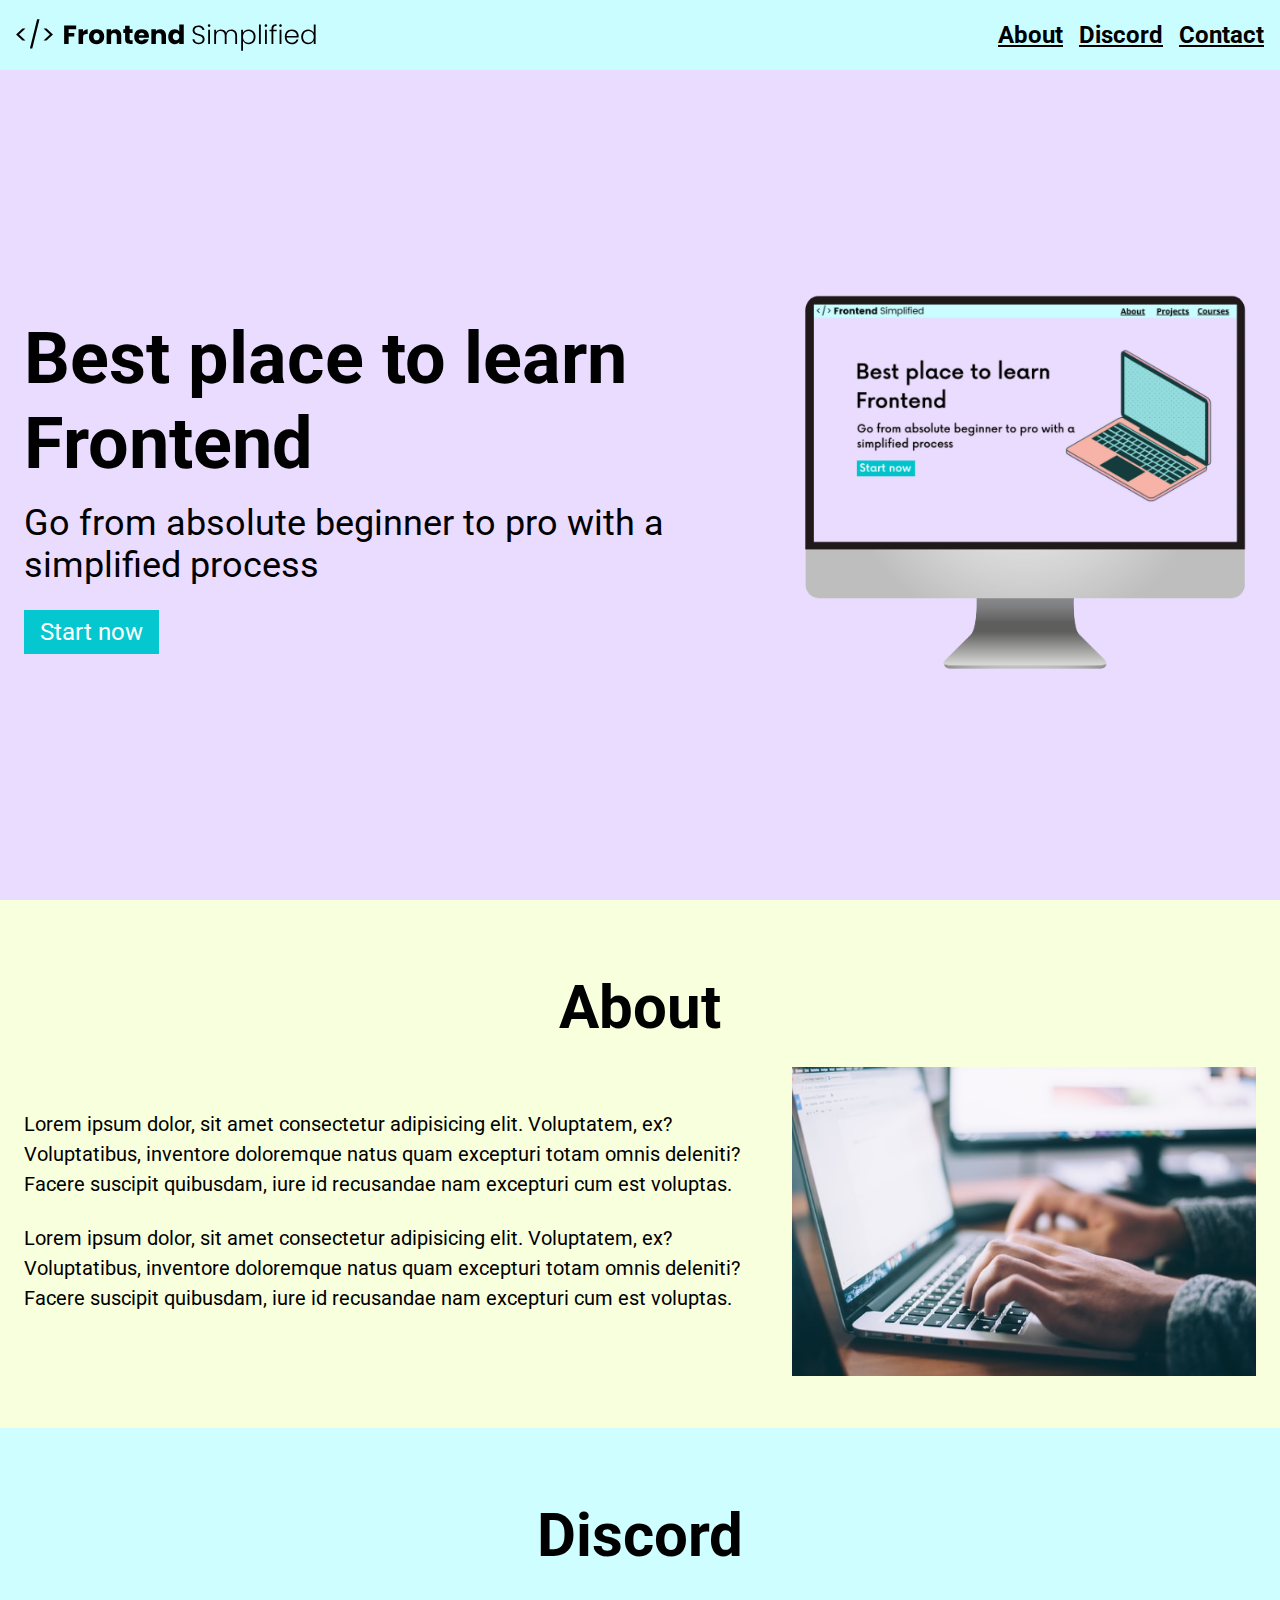
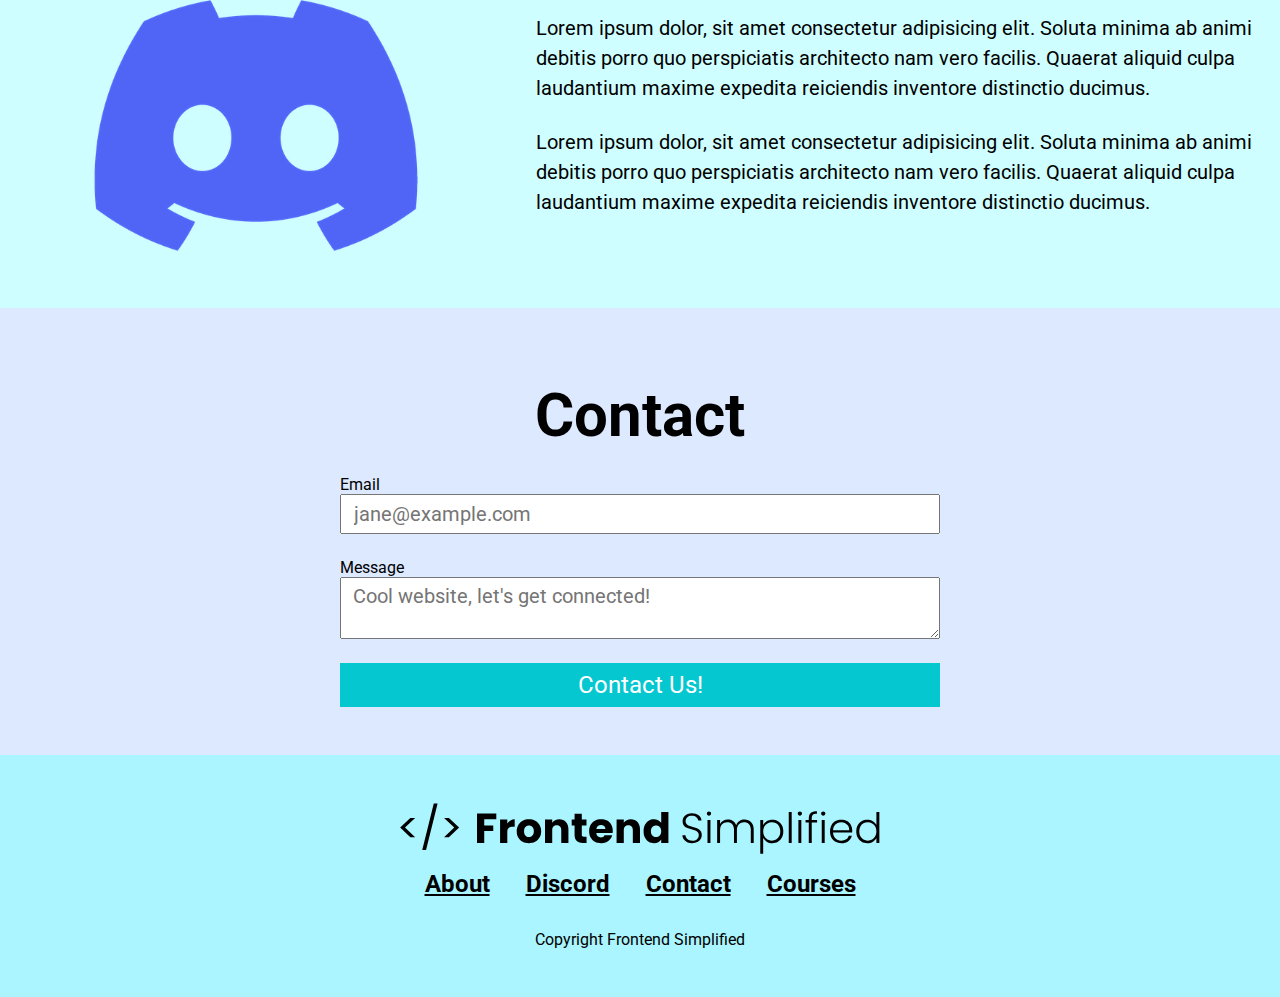
<file: index.html>
<!DOCTYPE html>
<html lang="en">
  <head>
    <meta charset="UTF-8" />
    <meta http-equiv="X-UA-Compatible" content="IE=edge" />
    <meta name="viewport" content="width=device-width, initial-scale=1.0" />
    <title>Document</title>
    <link rel="stylesheet" href="./style.css" />
  </head>
  <body>
    <section>
      <nav>
        <img src="./Assets/FES.svg" class="logo" alt="" />
        <ul>
          <li><a href="#about">About</a></li>
          <li><a href="#discord">Discord</a></li>
          <li><a href="#contact">Contact</a></li>
        </ul>
      </nav>
      <header>
        <div class="row">
          <div>
            <h1>Best place to learn Frontend</h1>
            <p class="subheader">
              Go from absolute beginner to pro with a simplified process
            </p>
            <button>Start now</button>
          </div>
          <figure>
            <img src="./Assets/laptop.png" alt="Home page image" />
          </figure>
        </div>
      </header>
    </section>

    <main>
      <section id="about">
        <h2>About</h2>
        <div class="row">
          <div class="section__description">
            <div class="section__description--wrapper">
              <p class="section__description--para">
                Lorem ipsum dolor, sit amet consectetur adipisicing elit.
                Voluptatem, ex? Voluptatibus, inventore doloremque natus quam
                excepturi totam omnis deleniti? Facere suscipit quibusdam, iure id
                recusandae nam excepturi cum est voluptas.
              </p>
              <p class="section__description--para">
                Lorem ipsum dolor, sit amet consectetur adipisicing elit.
                Voluptatem, ex? Voluptatibus, inventore doloremque natus quam
                excepturi totam omnis deleniti? Facere suscipit quibusdam, iure id
                recusandae nam excepturi cum est voluptas.
              </p>
            </div>
            <figure class="about__img--wrapper">
              <img src="./Assets/about.jpg" alt="" />
            </figure>
          </div>
        </div>
        </section>
        
        <section id="discord">
        <h2>Discord</h2>
        <div class="row">
          <div class="section__description">
            <figure class="about__img--wrapper">
              <img src="./Assets/discord.png" alt="discord logo" />
            </figure>
            <div class="section__description--wrapper">
              <p class="section__description--para">
                Lorem ipsum dolor, sit amet consectetur adipisicing elit. Soluta
                minima ab animi debitis porro quo perspiciatis architecto nam
                vero facilis. Quaerat aliquid culpa laudantium maxime expedita
                reiciendis inventore distinctio ducimus.
              </p>
              <p class="section__description--para">
                Lorem ipsum dolor, sit amet consectetur adipisicing elit. Soluta
                minima ab animi debitis porro quo perspiciatis architecto nam
                vero facilis. Quaerat aliquid culpa laudantium maxime expedita
                reiciendis inventore distinctio ducimus.
              </p>
            </div>
          </div>
        </div>
      </section>

      <section id="contact">
        <h2>Contact</h2>
        <div class="row">
          <form action="">
            <span>Email</span>
            <input type="email" placeholder="jane@example.com"/>
            <span>Message</span>
            <textarea type="text" placeholder="Cool website, let's get connected!"></textarea>
            <button>Contact Us!</button>
          </form>
        </section>
      </div>
    </main>

    <footer>
      <img class="footer__logo" src="./Assets/FES.svg" alt="" />
      <div class="footer__links">
        <a class="footer__link" href="#about">About</a>
        <a class="footer__link" href="#discord">Discord</a>
        <a class="footer__link" href="#contact">Contact</a>
        <a class="footer__link" href="#courses">Courses</a>
      </div>
      <p>Copyright Frontend Simplified</p>
    </footer>
  </body>
</html>
</file>
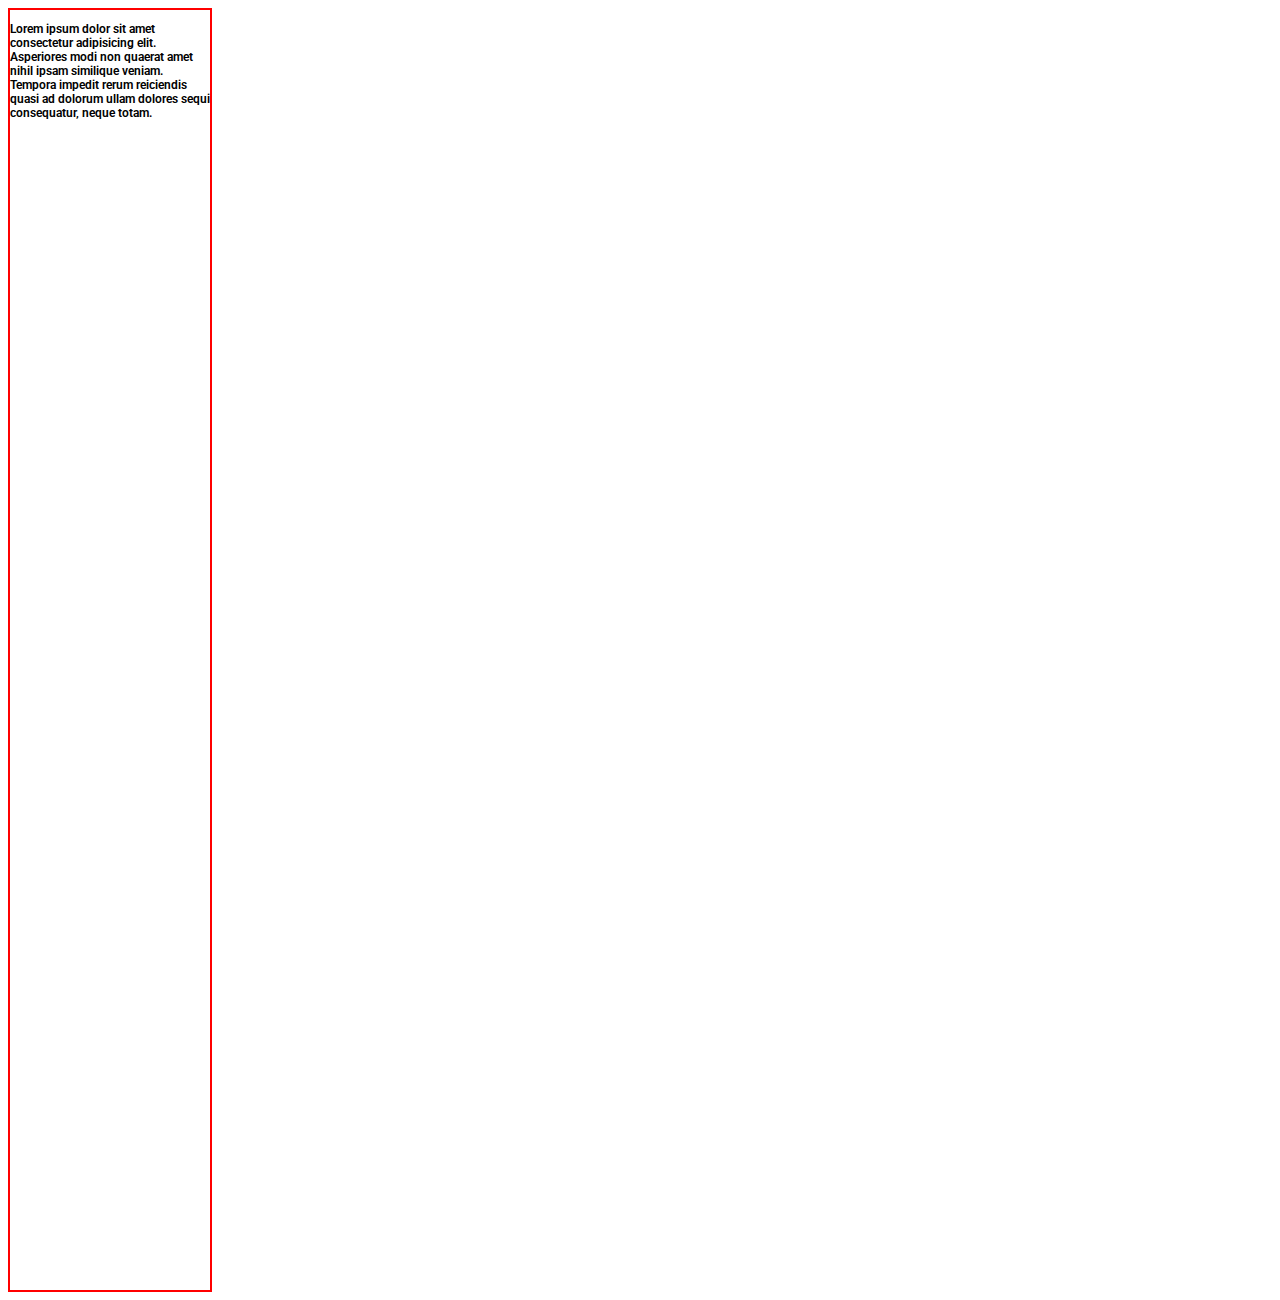
<file: CSS Crash Course/index.html>
<!DOCTYPE html>
<html lang="en">
<head>
    <meta charset="UTF-8">
    <meta http-equiv="X-UA-Compatible" content="IE=edge">
    <meta name="viewport" content="width=device-width, initial-scale=1.0">
    <title>Document</title>
<link rel="stylesheet" href="./style.css">
<link rel="preconnect" href="https://fonts.googleapis.com">
<link rel="preconnect" href="https://fonts.gstatic.com" crossorigin>
<link href="https://fonts.googleapis.com/css2?family=Roboto:wght@300;400;500;700&display=swap" rel="stylesheet">
</head>
<body>
<div>
    <p>Lorem ipsum dolor sit amet consectetur adipisicing elit. Asperiores modi non quaerat amet nihil ipsam similique veniam. Tempora impedit rerum reiciendis quasi ad dolorum ullam dolores sequi consequatur, neque totam.</p>
</div>
</body>
</html>
</file>
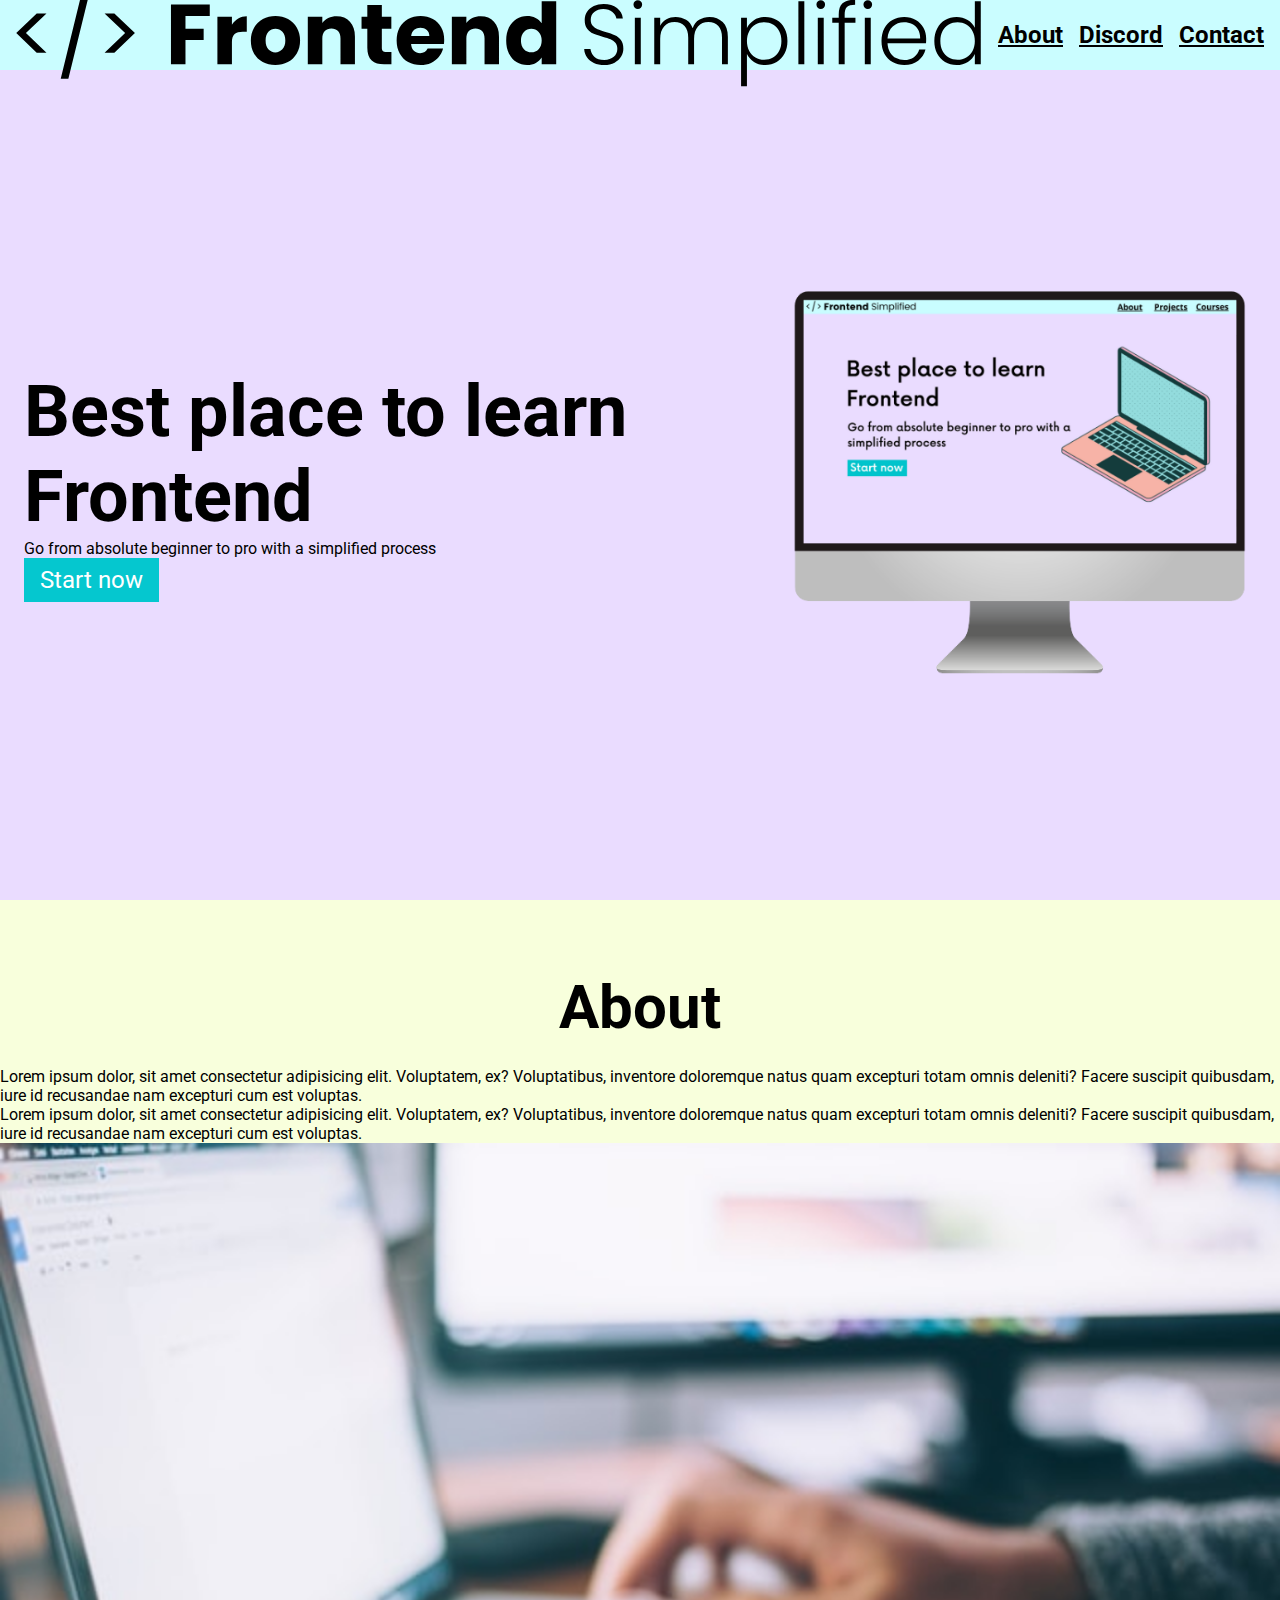
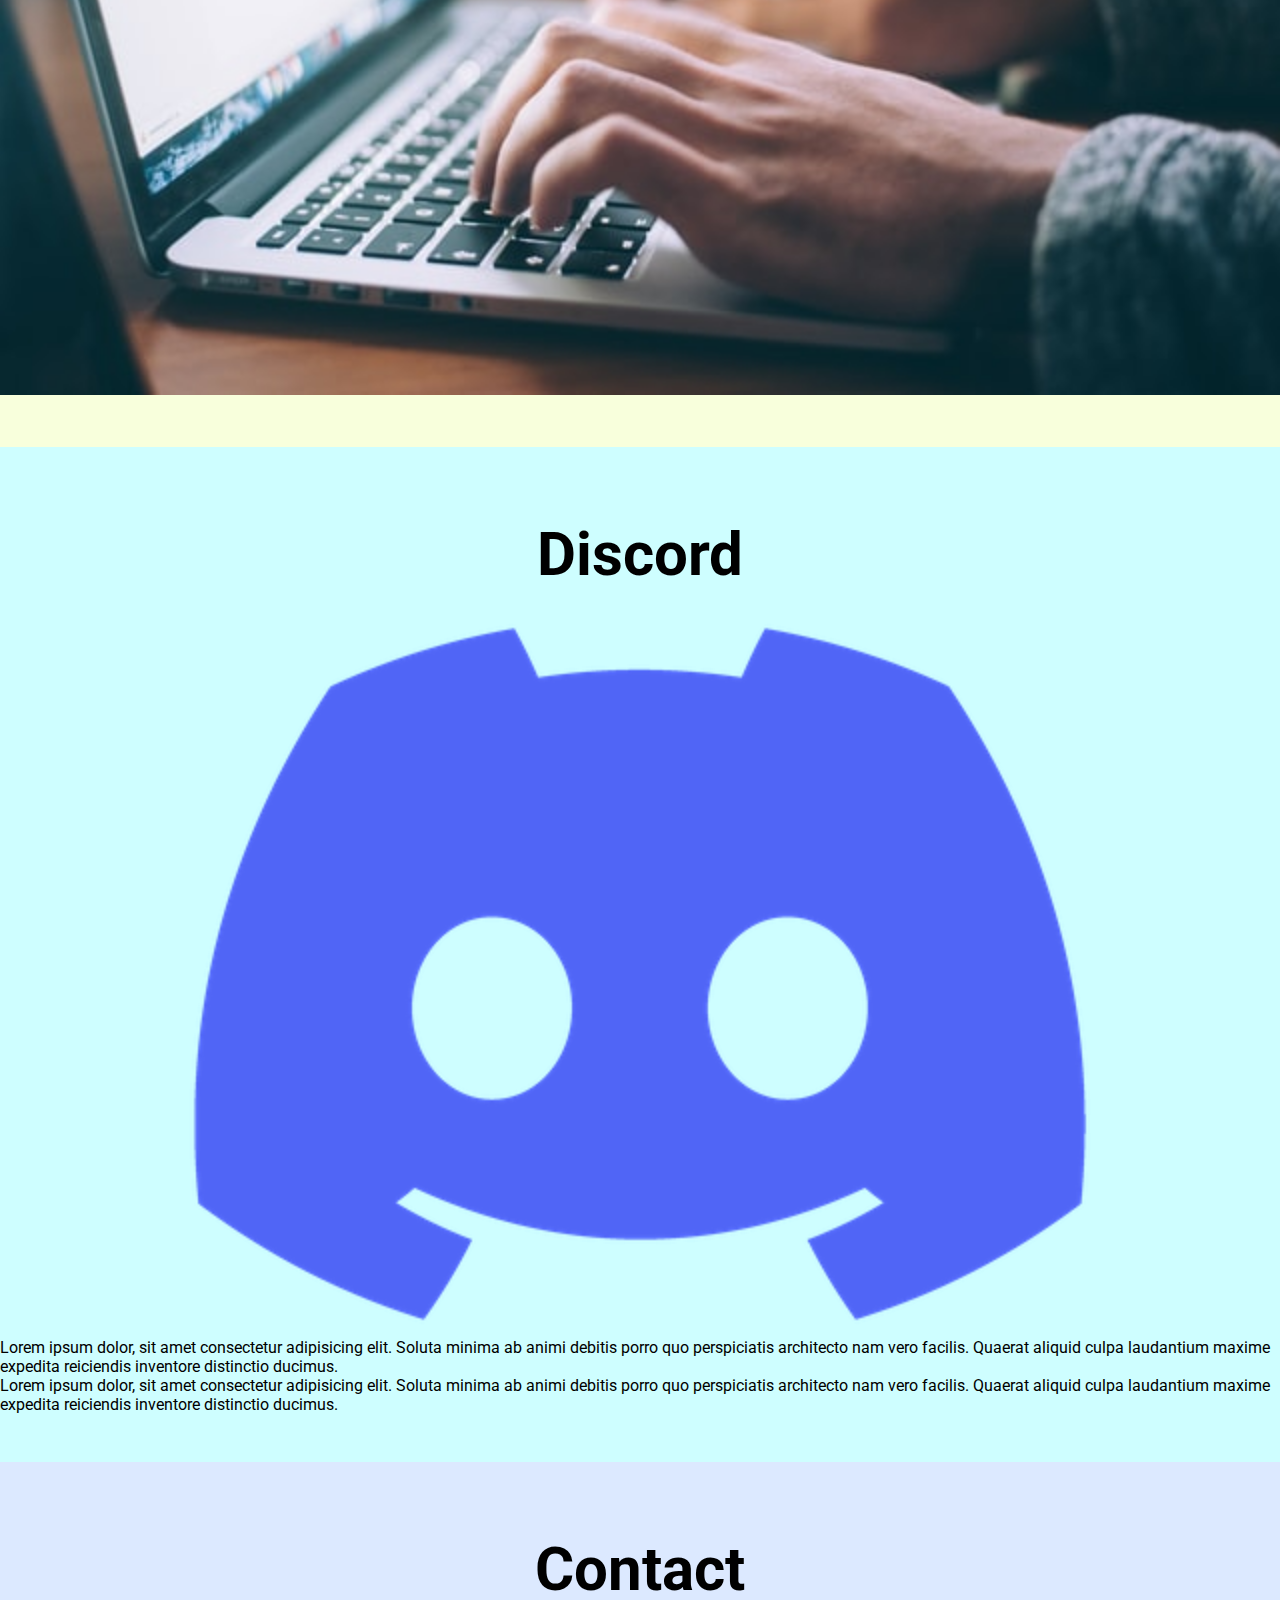
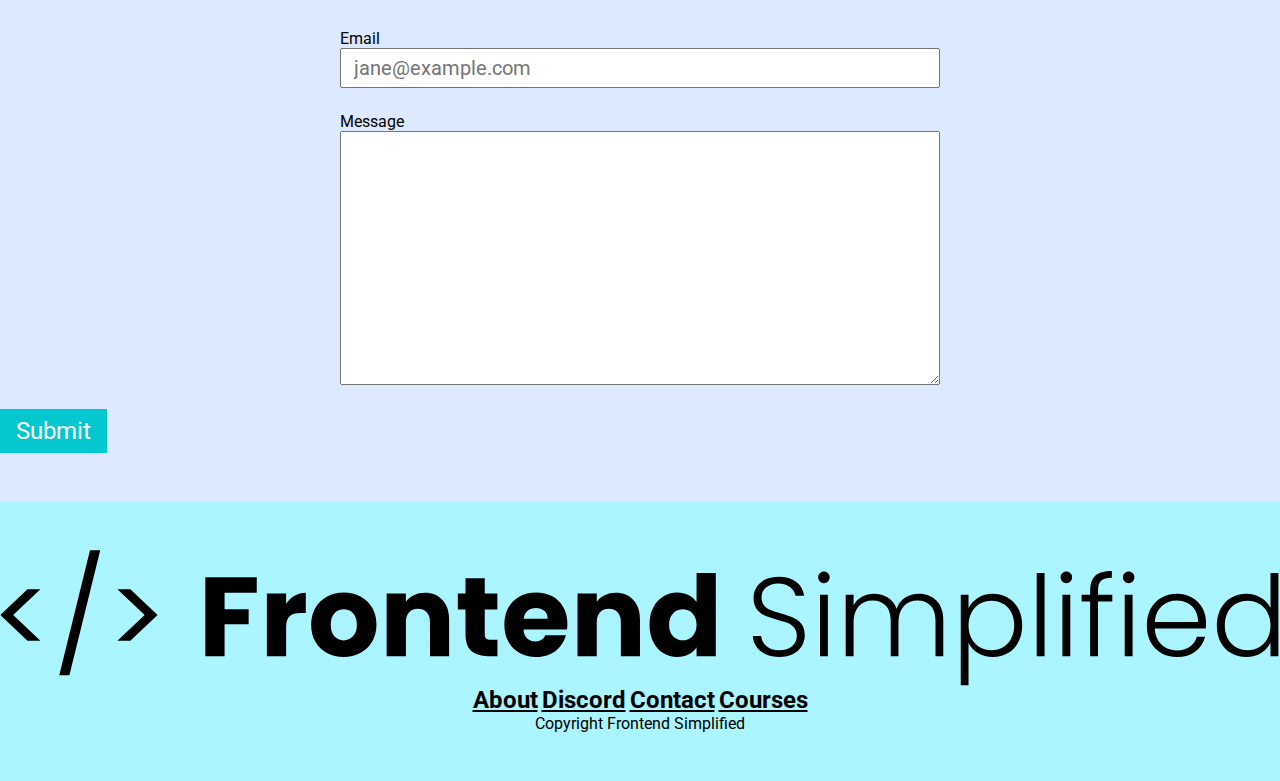
<file: HTML Tutorial Completed.html>
<!DOCTYPE html>
<html lang="en">
  <head>
    <meta charset="UTF-8" />
    <meta http-equiv="X-UA-Compatible" content="IE=edge" />
    <meta name="viewport" content="width=device-width, initial-scale=1.0" />
    <title>Document</title>
    <link rel="stylesheet" href="./style.css">
  </head>

  <body>
    <section>
      <nav>
        <img src="./Assets/FES.svg" alt="" />
        <ul>
          <li><a href="#about">About</a></li>
          <li><a href="#discord">Discord</a></li>
          <li><a href="#contact">Contact</a></li>
        </ul>
      </nav>
      <header>
        <div>
          <h1>Best place to learn Frontend</h1>
          <p>Go from absolute beginner to pro with a simplified process</p>
          <button>Start now</button>
        </div>
        <figure><img src="./Assets/laptop.png" alt="Home page image" /></figure>
      </header>
    </section>

    <main>
      <section id="about">
        <h2>About</h2>
        <div>
          <p>
            Lorem ipsum dolor, sit amet consectetur adipisicing elit.
            Voluptatem, ex? Voluptatibus, inventore doloremque natus quam
            excepturi totam omnis deleniti? Facere suscipit quibusdam, iure id
            recusandae nam excepturi cum est voluptas.
          </p>
          <p>
            Lorem ipsum dolor, sit amet consectetur adipisicing elit.
            Voluptatem, ex? Voluptatibus, inventore doloremque natus quam
            excepturi totam omnis deleniti? Facere suscipit quibusdam, iure id
            recusandae nam excepturi cum est voluptas.
          </p>
        </div>
        <figure>
          <img src="./Assets/about.jpg" alt="" />
        </figure>
      </section>

      <section id="discord">
        <h2>Discord</h2>
        <figure>
          <img src="./Assets/discord.png" alt="discord logo" />
          <div>
            <p>
              Lorem ipsum dolor, sit amet consectetur adipisicing elit. Soluta
              minima ab animi debitis porro quo perspiciatis architecto nam vero
              facilis. Quaerat aliquid culpa laudantium maxime expedita
              reiciendis inventore distinctio ducimus.
            </p>
            <p>
              Lorem ipsum dolor, sit amet consectetur adipisicing elit. Soluta
              minima ab animi debitis porro quo perspiciatis architecto nam vero
              facilis. Quaerat aliquid culpa laudantium maxime expedita
              reiciendis inventore distinctio ducimus.
            </p>
          </div>
        </figure>
      </section>

      <section id="contact">
        <h2>Contact</h2>
        <form action="">
          <span>Email</span>
          <input type="text" placeholder="jane@example.com" />
          <span>Message</span>
          <textarea name="Message" id="" cols="30" rows="10"></textarea>
        </form>
        <button>Submit</button>
      </section>
    </main>

    <footer>
      <img src="./Assets/FES.svg" alt="" />
      <div>
        <a href="#about">About</a>
        <a href="#discord">Discord</a>
        <a href="#contact">Contact</a>
        <a href="#courses">Courses</a>
      </div>
      <p>Copyright Frontend Simplified</p>
    </footer>
  </body>
</html>
</file>
<file: style.css>
@import url('https://fonts.googleapis.com/css2?family=Roboto:wght@300;400;500;700&display=swap');

* {
padding: 0;
margin: 0;
box-sizing: border-box;
font-family: 'Roboto', sans-serif;
}

nav {
    height: 70px;
    display: flex;
    justify-content: space-between;
    align-items: center;
    padding: 0 16px;
    background-color: #cafdff;
}

header {
    background-color: #eadcff;
    height: calc(100vh - 70px);
    padding: 24px;
    display: flex;
    align-items: center;
    justify-content: center;
}

.row {
width: 100%;
max-width: 1300px;
display: flex;
align-items: center;
justify-content: center;
margin: 0 auto;
}

h1 {
  font-size: 72px;  
}

.subheader {
font-size: 36px;
margin: 16px 0 24px 0;
}

button {
background-color: #05c7cf;
color: white;
border: none;
padding: 8px 16px;
font-size: 24px;
cursor: pointer;
}

a {
color: black;
font-size: 24px;
font-weight: 700;
}

.logo {
   width: 300px; 
}

ul {
    display: flex;
}

li {
list-style-type: none;
padding-left: 16px;
}

/*

ABOUT

*/

#about {
    padding: 48px 0;
    background-color: #f8ffdc;
}

h2 {
    font-size: 60px;
    text-align: center;
    margin: 24px;
}

.section__description {
    display: flex;
    align-items: center;
    justify-content: center;
}

.about__img--wrapper {
    width: 40%;
    padding: 0 24px;
}

img {
    width: 100%;
}

.section__description--wrapper {
    width: 60%;
    padding: 0 24px;
}

.section__description--para {
font-size: 20px;
line-height: 1.5;
margin-bottom: 24px;
}

/*

DISCORD

*/

#discord {
    background-color: #cefeff;
    padding: 48px 0;
}

/*

CONTACT

*/

#contact {
    background-color: #dce9ff;
    padding: 48px 0;
}

form {
    width: 100%;
    max-width: 600px;
    display: flex;
    flex-direction: column;
    margin: 0 auto;
}

input, textarea {
    margin-bottom: 24px;
    font-size: 20px;
    padding: 6px 12px;
}

/*

FOOTER

*/

footer {
background-color: #aaf5ff;
display: flex;
flex-direction: column;
align-items: center;
padding: 48px 0;
}

.footer__logo {
    max-width: 480px;
    margin-bottom: 16px;
}

.footer__links {
    margin-bottom: 32px;
}

.footer__link {
    padding: 0 16px;
}
</file>
<file: CSS Crash Course/style.css>
div {
width: 100%;
max-width: 200px;
height: 100vw;
border: 2px solid red;
font-size: 12px;
font-weight: 600;
font-family: "roboto", sans-serif; 
}
</file>
